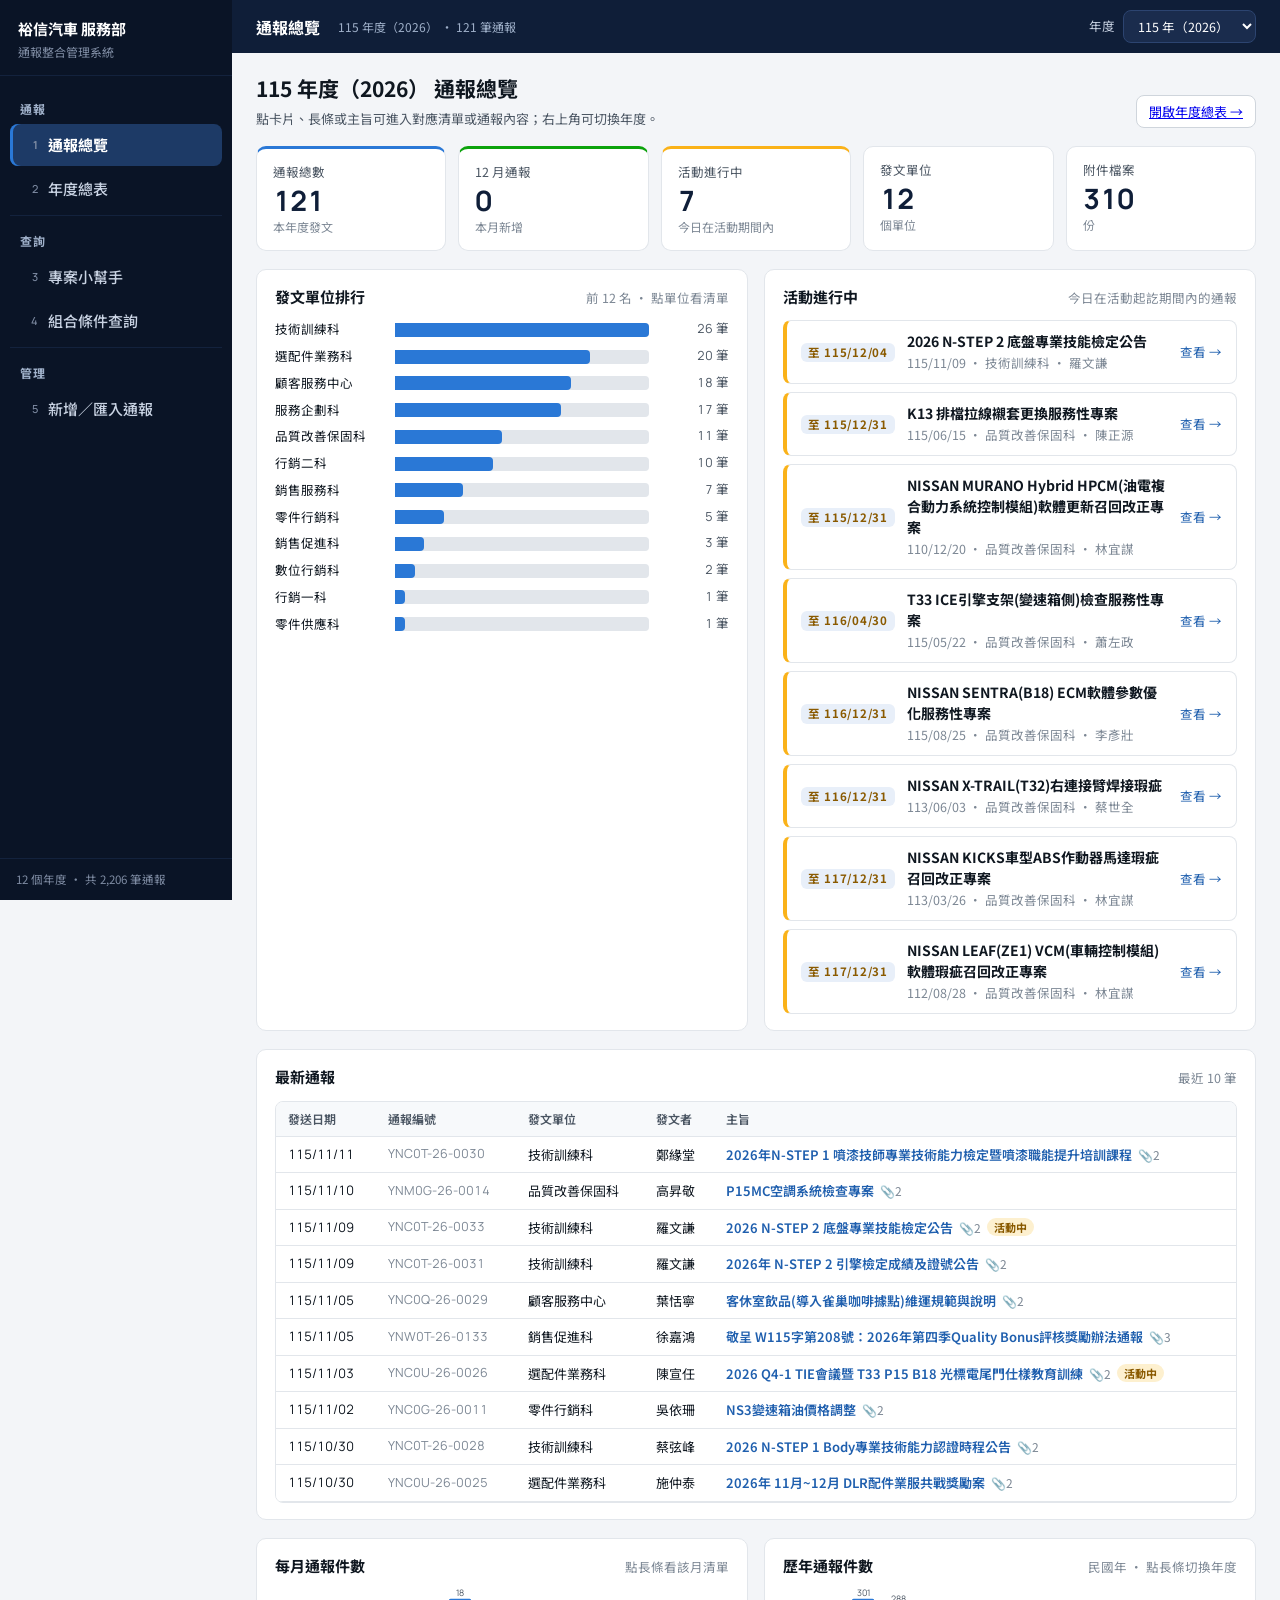
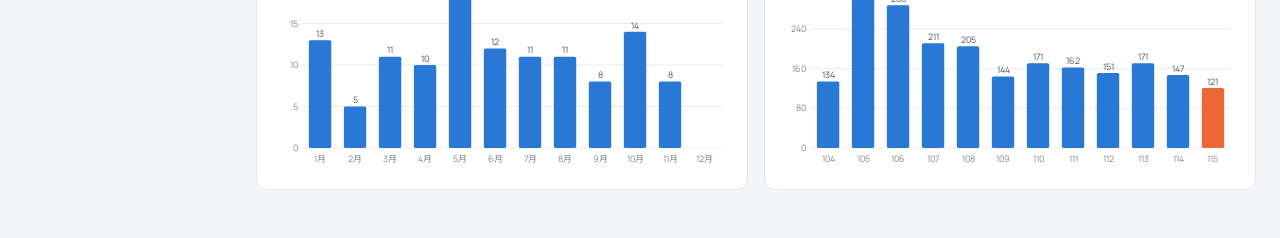
<file: index.html>
<!doctype html><html lang="zh-Hant"><head><meta charset="utf-8"><meta name="robots" content="noindex, nofollow, noarchive"><title>通報整合管理系統</title><meta http-equiv="refresh" content="0;url=app/index.html#/board"></head><body style="font-family:sans-serif;padding:24px">正在開啟通報儀表板… <a href="app/index.html#/board">沒有自動跳轉請按這裡</a></body></html>
</file>
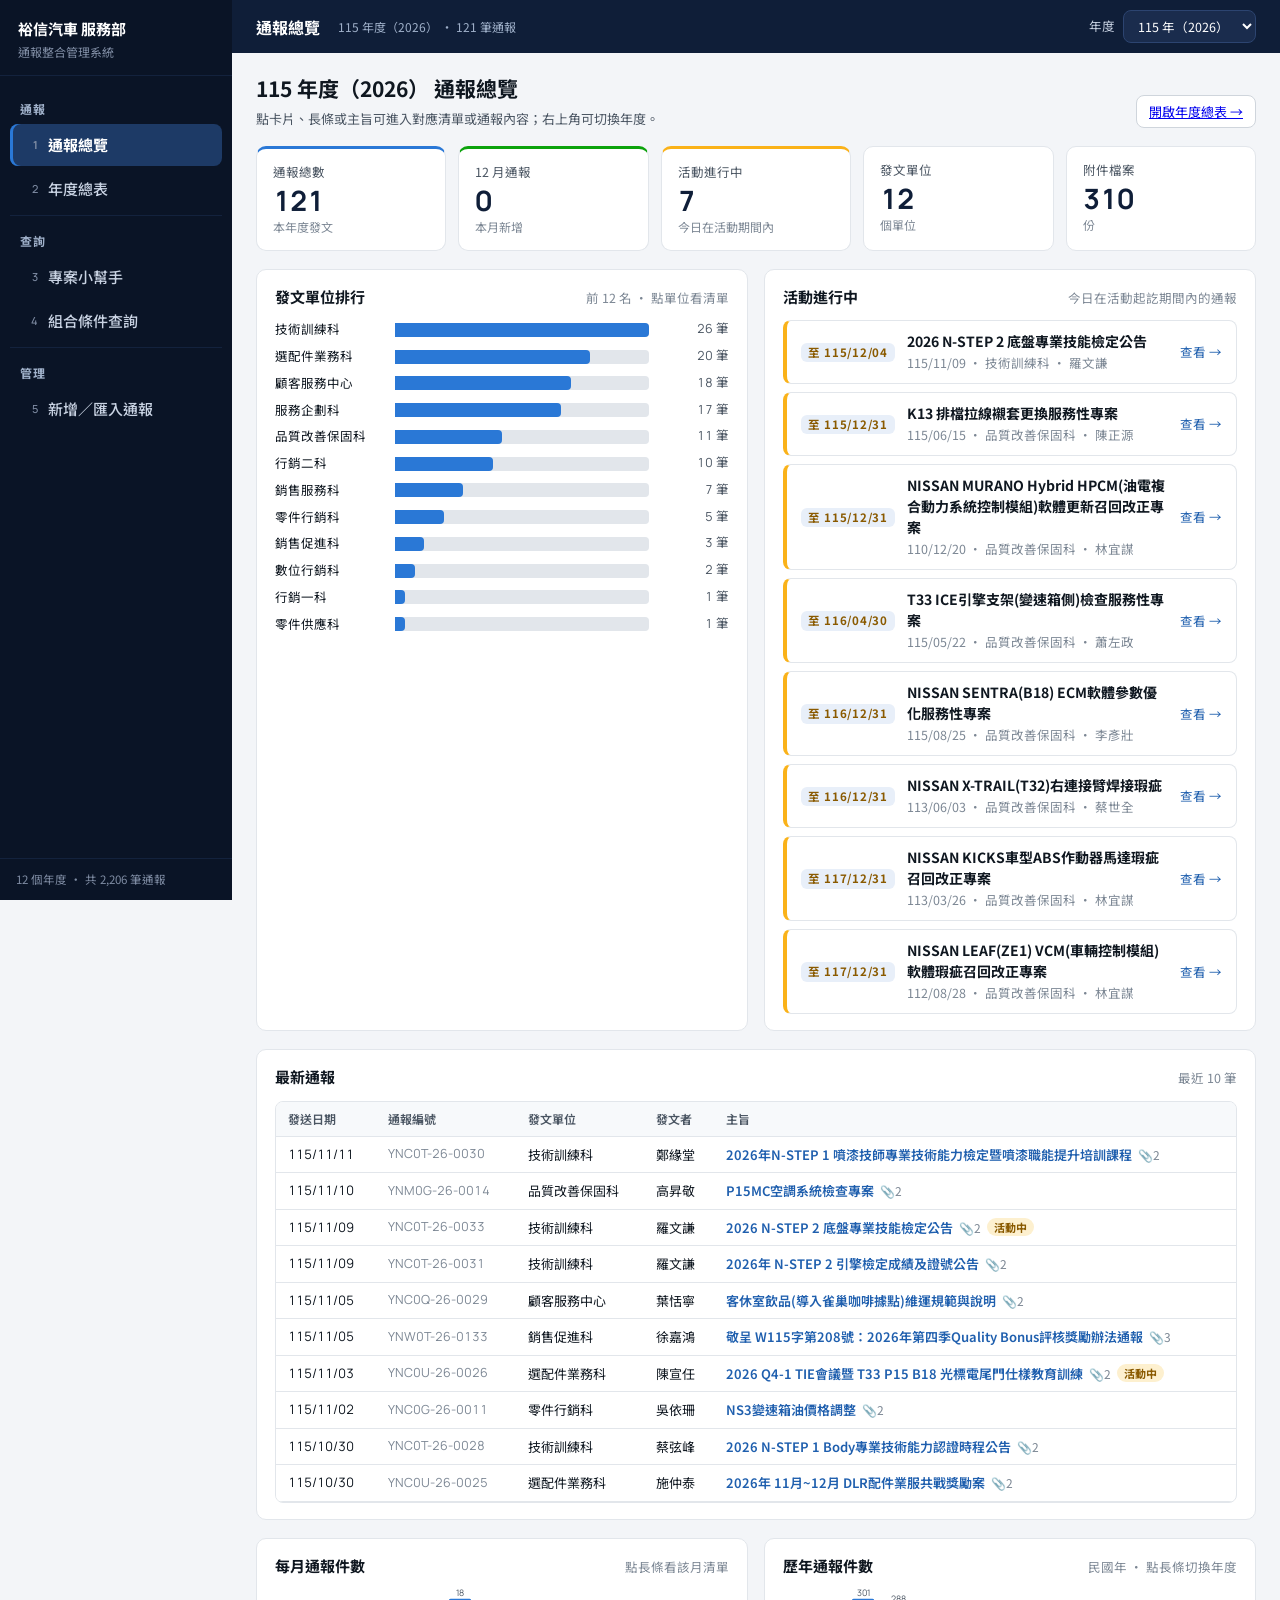
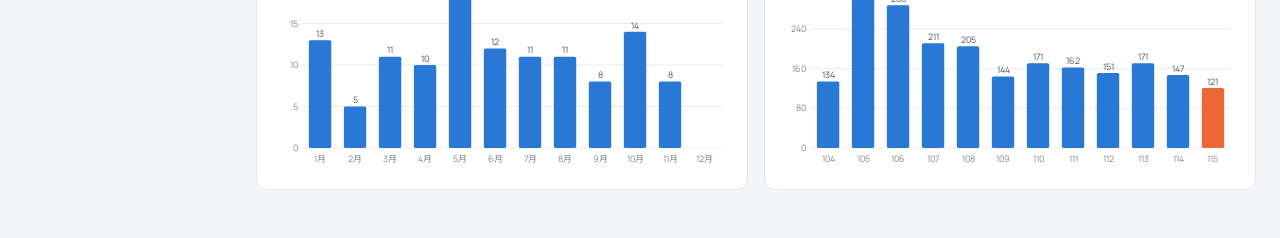
<file: app/index.html>
<!doctype html>
<html lang="zh-Hant">
<head>
<meta charset="utf-8">
<meta name="viewport" content="width=device-width, initial-scale=1, viewport-fit=cover">
<meta name="robots" content="noindex, nofollow, noarchive">
<title>通報整合管理系統</title>
<link rel="preconnect" href="https://fonts.googleapis.com">
<link rel="stylesheet" href="https://fonts.googleapis.com/css2?family=Noto+Sans+TC:wght@400;500;700&family=Manrope:wght@500;600;700;800&display=swap">
<link rel="stylesheet" href="css/app.css?v=20261114101746">
</head>
<body>
<div class="shell">
  <aside class="side" id="side" aria-label="主選單">
    <div class="brand">
      <div class="brand-t">裕信汽車 服務部</div>
      <div class="brand-s">通報整合管理系統</div>
    </div>
    <nav id="nav"></nav>
    <div class="side-foot" id="sideFoot"></div>
  </aside>
  <div class="main-col">
    <header class="topbar">
      <button type="button" class="menu-btn" id="menuBtn" aria-label="開關選單" aria-controls="side">☰</button>
      <div class="top-title" id="topTitle">通報總覽</div>
      <div class="top-meta" id="topMeta">—</div>
      <button type="button" class="ask-btn" id="askBtn" aria-controls="side">💬 小幫手</button>
      <div class="top-scope">
        <label for="yrSel">年度</label>
        <select id="yrSel"></select>
      </div>
    </header>
    <main id="main" tabindex="-1"></main>
  </div>
</div>
<div class="tip" id="tip" hidden></div>
<script src="data/config.js?v=20261114101746"></script>
<script src="data/notices.js?v=20261114101746"></script>
<script src="js/app.js?v=20261114101746"></script>
</body>
</html>
</file>
<file: app/css/app.css>
/* 版面：左側深藍導覽（分組、編號）＋上方標題列＋白色卡片內容區，與服務部既有戰情儀表板一致。單一淺色主題。 */
:root{
  color-scheme:light;
  --side:#0a1426; --side-2:#13223d; --side-ink:#c9d3e3; --side-muted:#7f8ca3; --side-act:#1d3a66;
  --top:#0f1e38; --top-ink:#ffffff;
  --bg:#f3f5f8; --panel:#ffffff; --ink:#0f1720; --ink-2:#4a5562; --muted:#7c8794; --line:#e2e6eb; --line-2:#cfd5dc;
  --accent:#1f5fae; --accent-soft:#e8eff9;
  --s1:#2a78d6; --s2:#eb6834; --s3:#1baf7a;
  --good:#0ca30c; --warn:#fab219; --serious:#ec835a; --crit:#d03b3b; --neutral:#a7b0ba;
  --good-ink:#0a6b0a; --warn-ink:#8a5a00; --crit-ink:#a32222;
  --f-body:"Noto Sans TC","Microsoft JhengHei","PingFang TC",system-ui,sans-serif;
  --f-num:"Manrope","Noto Sans TC",system-ui,sans-serif;
  --r:10px; --side-w:232px;
}
*{box-sizing:border-box}
html,body{margin:0;background:var(--bg);color:var(--ink);font-family:var(--f-body);font-size:14px;line-height:1.5}
:root{padding-top:env(safe-area-inset-top,0px);padding-bottom:env(safe-area-inset-bottom,0px)}
[hidden]{display:none!important}
button{font:inherit;color:inherit}
:focus-visible{outline:2px solid var(--accent);outline-offset:2px}
h1,h2,h3{margin:0;text-wrap:balance}
.num{font-family:var(--f-num);font-variant-numeric:tabular-nums}

/* shell */
.shell{display:grid;grid-template-columns:var(--side-w) minmax(0,1fr);min-height:100vh}
.side{background:var(--side);color:var(--side-ink);position:sticky;top:0;height:100vh;display:flex;flex-direction:column;overflow:hidden}
.brand{padding:18px 18px 14px;border-bottom:1px solid var(--side-2)}
.brand-t{font-weight:700;color:#fff;font-size:15px}
.brand-s{font-size:12px;color:var(--side-muted);margin-top:2px}
nav{flex:1;overflow-y:auto;padding:8px 10px 16px}
.nav-g{font-size:12px;font-weight:700;color:#9fb0c9;letter-spacing:.12em;padding:16px 10px 6px;margin-top:4px;border-top:1px solid var(--side-2)}
.nav-g:first-child{border-top:0;margin-top:0}
.nav-a{display:flex;align-items:center;gap:10px;padding:10px 12px;border-radius:8px;color:var(--side-ink);text-decoration:none;font-size:15px;font-weight:500;margin-bottom:2px}
.nav-a:hover{background:var(--side-2);color:#fff}
.nav-a[aria-current="page"]{background:var(--side-act);color:#fff;font-weight:700;box-shadow:inset 3px 0 0 var(--s1)}
.nav-a .no{font-family:var(--f-num);font-size:11px;color:var(--side-muted);width:16px;text-align:right}
.side-foot{padding:12px 16px;border-top:1px solid var(--side-2);font-size:11.5px;color:var(--side-muted)}

.main-col{min-width:0;display:flex;flex-direction:column}
.topbar{background:var(--top);color:var(--top-ink);display:flex;align-items:center;flex-wrap:wrap;gap:8px 18px;padding:10px 24px;position:sticky;top:0;z-index:10}
.top-title{font-weight:700;font-size:16px}
.top-meta{font-size:12px;color:#9fb0c9;flex:1;min-width:200px}
.top-scope{display:flex;align-items:center;gap:8px;font-size:12.5px;color:#c9d3e3}
.top-scope select{font:inherit;background:#1a2c4d;color:#fff;border:1px solid #2c4470;border-radius:8px;padding:5px 10px}
.menu-btn{display:none;background:none;border:1px solid #2c4470;border-radius:8px;color:#fff;padding:2px 10px;font-size:16px;cursor:pointer}

main{padding:20px 24px 48px;display:grid;gap:18px;align-content:start;outline:none}
.page-h{display:flex;flex-wrap:wrap;align-items:flex-end;justify-content:space-between;gap:10px 20px}
.page-h h1{font-size:21px;font-weight:700}
.page-h p{margin:4px 0 0;color:var(--ink-2);font-size:13px}
.crumbs{display:flex;flex-wrap:wrap;gap:6px;align-items:center;font-size:13px}
.crumbs button{border:0;background:none;padding:2px;color:var(--accent);cursor:pointer;font-weight:500}
.crumbs .cur{font-weight:700}
.btn{border:1px solid var(--line-2);background:var(--panel);border-radius:8px;padding:6px 12px;font-size:13px;cursor:pointer}
.btn:hover{border-color:var(--accent);color:var(--accent)}
.btn-row{display:flex;gap:8px;flex-wrap:wrap}

.panel{background:var(--panel);border:1px solid var(--line);border-radius:var(--r);padding:16px 18px;min-width:0}
.panel-h{display:flex;align-items:baseline;justify-content:space-between;flex-wrap:wrap;gap:6px 12px;margin-bottom:12px}
.panel-h h2{font-size:15px;font-weight:700}
.panel-h p{margin:0;color:var(--muted);font-size:12.5px}
.howto{background:var(--accent-soft);border:0;font-size:13px;color:var(--ink)}
.howto ol{margin:6px 0 0;padding-left:20px;display:grid;gap:2px}
.grid2{display:grid;grid-template-columns:repeat(auto-fit,minmax(min(100%,440px),1fr));gap:16px}
.grid3{display:grid;grid-template-columns:repeat(auto-fit,minmax(min(100%,300px),1fr));gap:16px}

/* cards */
.cards{display:grid;grid-template-columns:repeat(auto-fit,minmax(180px,1fr));gap:12px}
.card{background:var(--panel);border:1px solid var(--line);border-radius:var(--r);padding:14px 16px;display:grid;gap:2px;align-content:start;text-align:left}
button.card{cursor:pointer}
button.card:hover{border-color:var(--accent)}
.card .lbl{font-size:12.5px;color:var(--ink-2);display:flex;align-items:center;gap:6px}
.card .val{font-size:28px;font-weight:700;line-height:1.15;color:var(--top)}
.card .sub{font-size:12px;color:var(--muted)}
.card.crit{border-top:3px solid var(--crit)} .card.warn{border-top:3px solid var(--warn)} .card.info{border-top:3px solid var(--s1)} .card.good{border-top:3px solid var(--good)}
.dot{width:8px;height:8px;border-radius:50%;background:var(--c);flex:none;display:inline-block}

/* alerts */
.alerts{display:grid;gap:8px}
.alert{display:grid;grid-template-columns:auto 1fr auto;gap:12px;align-items:center;background:var(--panel);border:1px solid var(--line);border-left:4px solid var(--sev);border-radius:8px;padding:10px 14px;cursor:pointer;text-align:left;width:100%}
.alert:hover{border-color:var(--line-2);border-left-color:var(--sev)}
.alert .tag{font-size:11.5px;font-weight:700;letter-spacing:.06em;color:var(--sev-ink);white-space:nowrap}
.alert .go{color:var(--accent);font-size:12.5px;white-space:nowrap}
.sev-crit{--sev:var(--crit);--sev-ink:var(--crit-ink)} .sev-warn{--sev:var(--warn);--sev-ink:var(--warn-ink)} .sev-info{--sev:var(--s1);--sev-ink:var(--accent)}

/* bars */
.hbars{display:grid;gap:8px}
.hb{display:grid;grid-template-columns:minmax(70px,110px) 1fr minmax(70px,auto);gap:10px;align-items:center;font-size:12.5px}
.hb.click{cursor:pointer}
.hb.click:hover span:first-child{color:var(--accent)}
.hb .t{height:14px;background:var(--line);border-radius:0 4px 4px 0;position:relative}
.hb .t i{position:absolute;inset:0 auto 0 0;background:var(--c,var(--s1));border-radius:0 4px 4px 0}
.hb .n{text-align:right;color:var(--ink-2)}
.wbar{display:flex;height:22px;gap:2px;border-radius:4px;overflow:hidden;margin:10px 0 12px}
.wbar span{display:block;height:100%;min-width:2px}
.legend{display:flex;flex-wrap:wrap;gap:6px 16px;font-size:12.5px;color:var(--ink-2)}
.legend span{display:inline-flex;align-items:center;gap:6px}
.rule{background:var(--accent-soft);border-radius:8px;padding:10px 12px;font-size:13px}
.kv{display:grid;grid-template-columns:1fr auto;font-size:13px}
.kv>div{padding:7px 0;border-bottom:1px solid var(--line)}
.kv>div:nth-child(even){text-align:right;font-weight:600}
.pill{display:inline-block;font-size:11px;font-weight:700;padding:1px 7px;border-radius:999px;margin-left:6px;vertical-align:1px}
.pill.g{background:#dff3df;color:var(--good-ink)} .pill.y{background:#fdf0cf;color:var(--warn-ink)} .pill.r{background:#f8dddd;color:var(--crit-ink)} .pill.n{background:#e9ecef;color:var(--ink-2)}

/* chart */
svg text{fill:var(--muted);font-family:var(--f-num);font-size:11px}
.chart{position:relative}
.tip{position:fixed;pointer-events:none;background:var(--panel);border:1px solid var(--line-2);border-radius:8px;padding:8px 10px;font-size:12px;box-shadow:0 4px 16px rgba(10,20,38,.15);white-space:nowrap;z-index:50}

/* table */
.tbl-tools{display:flex;flex-wrap:wrap;gap:8px;align-items:center;justify-content:space-between;margin-bottom:10px}
.tbl-tools input{font:inherit;border:1px solid var(--line-2);border-radius:8px;padding:5px 10px;min-width:0;width:200px}
.tbl-wrap{overflow-x:auto;border:1px solid var(--line);border-radius:8px}
table{border-collapse:collapse;width:100%;font-size:13px}
th,td{padding:8px 12px;border-bottom:1px solid var(--line);text-align:right;white-space:nowrap}
th:first-child,td:first-child,th.l,td.l{text-align:left}
td:first-child{position:sticky;left:0;background:var(--panel)}
thead th{font-size:12px;font-weight:600;color:var(--ink-2);background:#f7f9fb;cursor:pointer;user-select:none;position:sticky;top:0}
thead th:first-child{z-index:1}
thead th[aria-sort]{color:var(--accent)}
tbody tr.click{cursor:pointer}
tbody tr.click:hover td{background:var(--accent-soft)}
tbody tr.other td{color:var(--muted)}
.rank{font-weight:700}
.cellbar{display:inline-block;height:6px;border-radius:0 3px 3px 0;background:var(--s1);vertical-align:middle;margin-right:8px}
.tbl-foot{font-size:12px;color:var(--muted);margin-top:8px}
.note{font-size:12.5px;color:var(--muted)}
.empty{padding:28px;text-align:center;color:var(--muted)}

@media (max-width:900px){
  .shell{grid-template-columns:1fr}
  .side{position:fixed;inset:0 auto 0 0;width:var(--side-w);z-index:30;transform:translateX(-100%);transition:transform .2s}
  .side.open{transform:none;box-shadow:0 0 0 100vmax rgba(0,0,0,.35)}
  .menu-btn{display:inline-block}
  main{padding:16px}
  .topbar{padding:10px 16px}
  .alert{grid-template-columns:1fr}.alert .go{display:none}
}
@media (prefers-reduced-motion:reduce){.side{transition:none}}
@media print{
  .side,.topbar,.btn,.tbl-tools input{display:none!important}
  .shell{display:block} main{padding:0}
  .panel,.card{break-inside:avoid}
  .tbl-wrap{overflow:visible}
}

/* 車輛查詢 */
.filters{display:grid;grid-template-columns:repeat(auto-fill,minmax(180px,1fr));gap:10px 12px}
.filters label{display:grid;gap:4px;font-size:12px;color:var(--ink-2);min-width:0}
.filters select,.filters input{font:inherit;font-size:13px;color:var(--ink);background:var(--panel);border:1px solid var(--line-2);border-radius:8px;padding:6px 8px;width:100%;min-width:0}
.filters .f-q{grid-column:1/-1}
.filters .f-q input{max-width:420px}
.lf-count{margin-top:12px;font-size:13px;color:var(--ink-2)}
.pager{display:flex;gap:8px;align-items:center;justify-content:flex-end;margin-top:10px}
.btn[disabled]{opacity:.45;cursor:default}
.btn-xs{padding:1px 8px;font-size:12px}
.who{display:flex;gap:12px;align-items:center;margin-bottom:10px}
.avatar{width:44px;height:44px;border-radius:50%;background:var(--top);color:#fff;display:grid;place-items:center;font-weight:700;font-size:18px;flex:none}
.avatar.car{background:var(--accent-soft);font-size:20px}
.who-n{font-size:18px;font-weight:700}
.kv .kv-v{font-weight:600}

/* ===== 通報整合管理系統 ===== */
/* 組合條件查詢 */
.qgrid{display:grid;grid-template-columns:repeat(auto-fill,minmax(220px,1fr));gap:12px}
.qbox{background:var(--panel);border:1px solid var(--line);border-top:3px solid var(--line-2);border-radius:var(--r);padding:12px 14px;display:grid;gap:8px;align-content:start;min-width:0}
.qbox.on{border-top-color:var(--s1);background:#fbfdff}
.qbox.qwide{grid-column:span 2}
.qbox h3{font-size:13px;font-weight:700;display:flex;align-items:center;gap:8px}
.qn{width:20px;height:20px;border-radius:50%;background:var(--line);color:var(--ink-2);display:grid;place-items:center;font-size:11px;font-family:var(--f-num)}
.qbox.on .qn{background:var(--s1);color:#fff}
.qbox select,.qbox input:not([type=radio]){font:inherit;font-size:13.5px;color:var(--ink);background:var(--panel);border:1px solid var(--line-2);border-radius:8px;padding:7px 9px;width:100%;min-width:0}
.qbox select:focus,.qbox input:focus{border-color:var(--s1);outline:none}
.qrow{display:flex;align-items:center;gap:6px;color:var(--muted)}
.qseg{display:flex;flex-wrap:wrap;gap:14px;font-size:12.5px;color:var(--ink-2)}
.qseg label{display:flex;align-items:center;gap:4px;cursor:pointer}
@media (max-width:560px){.qbox.qwide{grid-column:auto}}
.ask-btn{display:none;background:#1a2c4d;border:1px solid #2c4470;border-radius:8px;color:#fff;padding:4px 10px;font-size:12.5px;cursor:pointer}
@media (max-width:900px){.ask-btn{display:inline-block}}
.lv{display:inline-block;font-size:11px;font-weight:700;padding:1px 8px;border-radius:999px;white-space:nowrap}
.lv-急件{background:#f8dddd;color:var(--crit-ink)} .lv-重要{background:#fdf0cf;color:var(--warn-ink)} .lv-一般{background:#e9ecef;color:var(--ink-2)}
td.subj{white-space:normal;min-width:260px}
.subj-a{border:0;background:none;padding:0;color:var(--accent);font:inherit;font-weight:600;cursor:pointer;text-align:left}
.subj-a:hover{text-decoration:underline}
.clip{color:var(--muted);font-size:12px;margin-left:6px}
.tags{display:flex;flex-wrap:wrap;gap:4px}
.tag{font-size:11.5px;background:var(--accent-soft);color:var(--accent);border-radius:6px;padding:1px 7px;border:0;cursor:pointer}
.tag:hover{background:#d6e4f6}
.tbl-tools select{font:inherit;font-size:13px;border:1px solid var(--line-2);border-radius:8px;padding:5px 8px;background:var(--panel)}
mark{background:#fff1b8;color:inherit;border-radius:2px;padding:0 1px}

/* 通報內容 */
.doc{display:grid;grid-template-columns:minmax(0,1fr) 300px;gap:18px;align-items:start}
.doc-paper{background:var(--panel);border:1px solid var(--line);border-radius:var(--r);padding:28px 32px;min-width:0}
.doc-paper h1{font-size:20px;line-height:1.45;margin-bottom:6px}
.doc-no{font-size:12.5px;color:var(--muted);font-family:var(--f-num)}
.doc-body{margin-top:18px;font-size:14.5px;line-height:1.95;white-space:pre-wrap}
.doc-side{display:grid;gap:14px}
.files{display:grid;gap:8px}
.file{display:grid;grid-template-columns:auto 1fr auto;gap:10px;align-items:center;border:1px solid var(--line);border-radius:8px;padding:8px 10px;font-size:13px}
.file .ic{width:32px;height:32px;border-radius:6px;display:grid;place-items:center;font-size:10.5px;font-weight:800;color:#fff;background:var(--neutral);font-family:var(--f-num)}
.file .ic.pdf{background:var(--crit)} .file .ic.xls,.file .ic.xlsx,.file .ic.csv{background:var(--good-ink)} .file .ic.doc,.file .ic.docx{background:var(--s1)} .file .ic.img{background:var(--s2)}
.file .fn{min-width:0;overflow:hidden;text-overflow:ellipsis;white-space:nowrap}
.file .fs{font-size:11.5px;color:var(--muted)}
.viewer{margin-top:18px;border:1px solid var(--line);border-radius:8px;overflow:hidden;background:#f7f9fb}
.viewer iframe,.viewer img{display:block;width:100%;height:72vh;border:0;object-fit:contain;background:#fff}

/* 專案小幫手 */
.chat{display:grid;grid-template-rows:1fr auto;height:calc(100vh - 150px);min-height:460px;padding:0;overflow:hidden}
.chat-log{overflow-y:auto;padding:18px;display:grid;gap:14px;align-content:start}
.msg{display:grid;grid-template-columns:auto 1fr;gap:10px;align-items:start;max-width:880px}
.msg.me{grid-template-columns:1fr auto;justify-self:end}
.msg .av{width:30px;height:30px;border-radius:50%;display:grid;place-items:center;font-size:12px;font-weight:700;flex:none}
.msg.bot .av{background:var(--top);color:#fff}
.msg.me .av{background:var(--accent-soft);color:var(--accent)}
.bubble{background:#f4f6f9;border-radius:12px;padding:10px 14px;font-size:14px;min-width:0}
.msg.me .bubble{background:var(--accent);color:#fff}
.bubble p{margin:0 0 6px}.bubble p:last-child{margin:0}
.hits{display:grid;gap:6px;margin-top:8px}
.hit{display:grid;gap:2px;text-align:left;background:var(--panel);border:1px solid var(--line);border-left:3px solid var(--s1);border-radius:8px;padding:8px 12px;cursor:pointer;width:100%}
.hit:hover{border-color:var(--accent);border-left-color:var(--accent)}
.hit .h-t{font-weight:600;color:var(--ink)}
.hit .h-m{font-size:12px;color:var(--muted)}
.hit .h-s{font-size:12.5px;color:var(--ink-2)}
.chips{display:flex;flex-wrap:wrap;gap:6px;margin-top:8px}
.chip{border:1px solid var(--line-2);background:var(--panel);border-radius:999px;padding:3px 12px;font-size:12.5px;cursor:pointer}
.chip:hover{border-color:var(--accent);color:var(--accent)}
.chat-in{display:grid;gap:9px;padding:14px 16px;background:var(--top);border-top:3px solid var(--s1)}
.chat-in-h{font-size:13.5px;font-weight:700;color:#fff}
.chat-in-box{display:flex;background:#fff;border-radius:8px;overflow:hidden;border:2px solid transparent}
.chat-in-box:focus-within{border-color:var(--s1)}
.chat-in-box input{flex:1;min-width:0;font:inherit;font-size:15px;color:var(--ink);border:0;padding:10px 14px;outline:none;background:#fff}
.chat-in-box button{border:0;background:var(--s1);color:#fff;font-size:14px;font-weight:700;padding:0 22px;cursor:pointer}
.chat-in-box button:hover{background:#1f63b8}
.chat-in-foot{display:flex;flex-wrap:wrap;align-items:center;gap:8px 14px}
.chat-in-foot .note{color:#9fb0c9}
.chat-in-chips{display:flex;flex-wrap:wrap;gap:6px}
.chat-in-chips button{border:1px solid #3a5a8c;background:transparent;color:#dbe6f5;border-radius:999px;padding:3px 12px;font-size:12.5px;cursor:pointer}
.chat-in-chips button:hover{background:#1d3a66;color:#fff;border-color:var(--s1)}
.btn-pri{background:var(--accent);color:#fff;border-color:var(--accent)}
.btn-pri:hover{background:#174d8f;color:#fff}

/* 表單 */
.form{display:grid;grid-template-columns:repeat(auto-fill,minmax(220px,1fr));gap:12px 14px}
.form label{display:grid;gap:4px;font-size:12.5px;color:var(--ink-2)}
.form input,.form select,.form textarea{font:inherit;font-size:13.5px;color:var(--ink);background:var(--panel);border:1px solid var(--line-2);border-radius:8px;padding:7px 10px;width:100%}
.form .wide{grid-column:1/-1}
.form textarea{min-height:180px;resize:vertical;line-height:1.7}
.drop{border:2px dashed var(--line-2);border-radius:10px;padding:18px;text-align:center;color:var(--muted);font-size:13px}
.drop.on{border-color:var(--accent);background:var(--accent-soft)}
.toast{position:fixed;bottom:20px;left:50%;transform:translateX(-50%);background:var(--top);color:#fff;padding:9px 16px;border-radius:8px;font-size:13px;z-index:60}
@media (max-width:900px){.doc{grid-template-columns:1fr}.doc-paper{padding:20px}.chat{height:calc(100vh - 190px)}}
</file>
